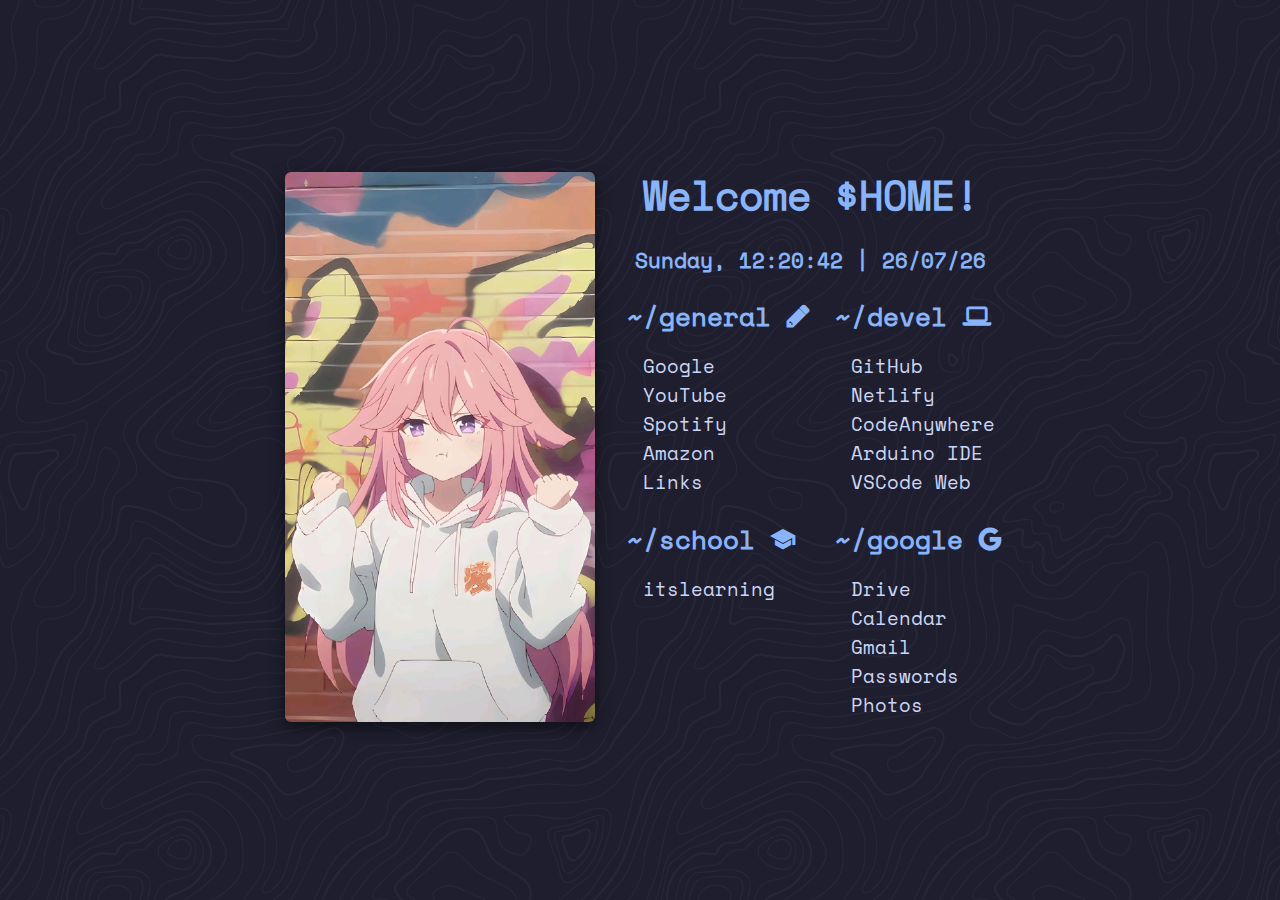
<file: index.html>
<!DOCTYPE html>
<html lang="en">
  <head>
    <title>~/startpage</title>
    <meta name="darkreader-lock" />
    <meta charset="UTF-8" />
    <link rel="icon" href="/src/images/terminal-svgrepo-com.svg" />
    <meta name="viewport" content="width=device-width, initial-scale=1" />
    <link href="../src/css/style.css" rel="stylesheet" />
    <meta name="apple-mobile-web-app-title" content="~/startpage" />
    <meta name="apple-mobile-web-app-capable" content="yes" />
  </head>

  <body class="fazzi">
    <div id="image">
      <img id="carouselImage" src="../src/images/cover5.webp" />
    </div>
    <div id="text">
      <div id="greeting">Welcome $HOME!</div>
      <div id="date"></div>
      <div id="links">
        <div class="urls">
          <div class="header">~/general </div>
          <ul>
            <li><a href="https://google.com">Google</a></li>
            <li><a href="https://youtube.com">YouTube</a></li>
            <li><a href="https://open.spotify.com">Spotify</a></li>
            <li><a href="https://amazon.de">Amazon</a></li>
            <li><a href="links.html">Links</a></li>
          </ul>
        </div>
        <div class="urls">
          <div class="header">~/devel </div>
          <ul>
            <li><a href="https://github.com">GitHub</a></li>
            <li><a href="https://app.netlify.com">Netlify</a></li>
            <li><a href="https://app.codeanywhere.com">CodeAnywhere</a></li>
            <li><a href="https://app.arduino.cc">Arduino IDE</a></li>
            <li><a href="https://vscode.dev">VSCode Web</a></li>
          </ul>
        </div>
        <div class="urls">
          <div class="header">~/school 󰑴</div>
          <ul>
            <li>
              <a href="https://bw.schule/login">itslearning</a>
            </li>
          </ul>
        </div>
        <div class="urls">
          <div class="header">~/google </div>
          <ul>
            <li>
              <a href="https://drive.google.com/home">Drive</a>
            </li>
            <li>
              <a href="https://calendar.google.com">Calendar</a>
            </li>
            <li><a href="https://mail.google.com">Gmail</a></li>
            <li>
              <a href="https://passwords.google.com">Passwords</a>
            </li>
            <li><a href="https://photos.google.com">Photos</a></li>
          </ul>
        </div>
      </div>
    </div>
  </body>
  <script async src="/src/js/date.js"></script>
  <script async src="/src/js/theme.js" currentIndex="0"></script>
</html>
</file>
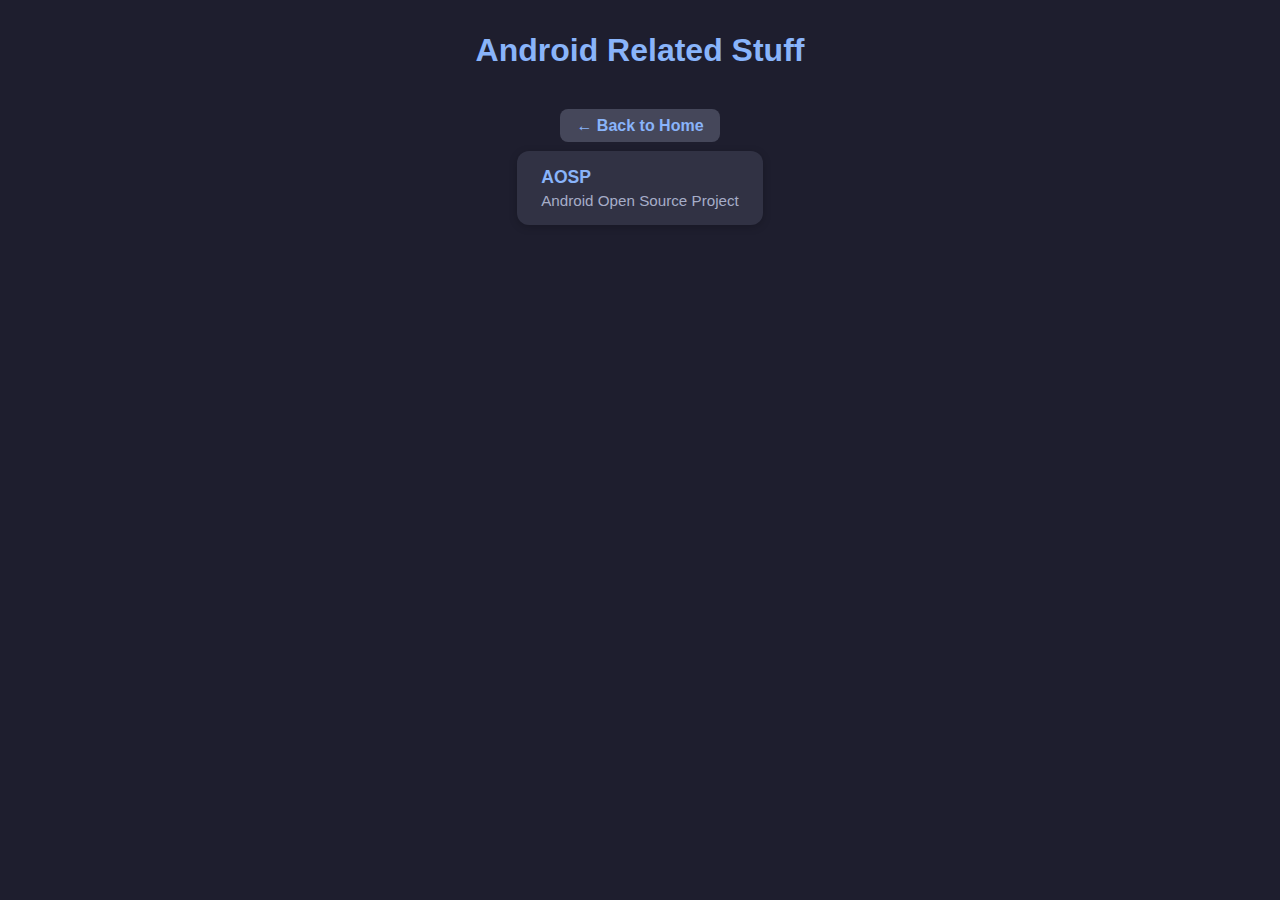
<file: android.html>
<!DOCTYPE html>
<html lang="en">
  <head>
    <meta charset="UTF-8" />
    <meta name="viewport" content="width=device-width, initial-scale=1.0" />
    <title>Android Resources</title>
    <link rel="stylesheet" href="styles.css" />
  </head>
  <body>
    <h1>Android Related Stuff</h1>

    <nav class="top-nav">
      <a href="links.html" class="back-link">← Back to Home</a>
    </nav>

    <ul class="link-list">
      <li>
        <a href="https://source.android.com/">AOSP</a>
        <p>Android Open Source Project</p>
      </li>
    </ul>
    <script>
      const collapsibleBtns = document.querySelectorAll(".collapsible-btn");
      collapsibleBtns.forEach((button) => {
        button.addEventListener("click", function () {
          const content = this.nextElementSibling;

          // Toggle the 'open' class to trigger the height transition
          if (content.classList.contains("open")) {
            content.classList.remove("open");
          } else {
            content.classList.add("open");
          }
        });
      });
    </script>
  </body>
</html>
</file>
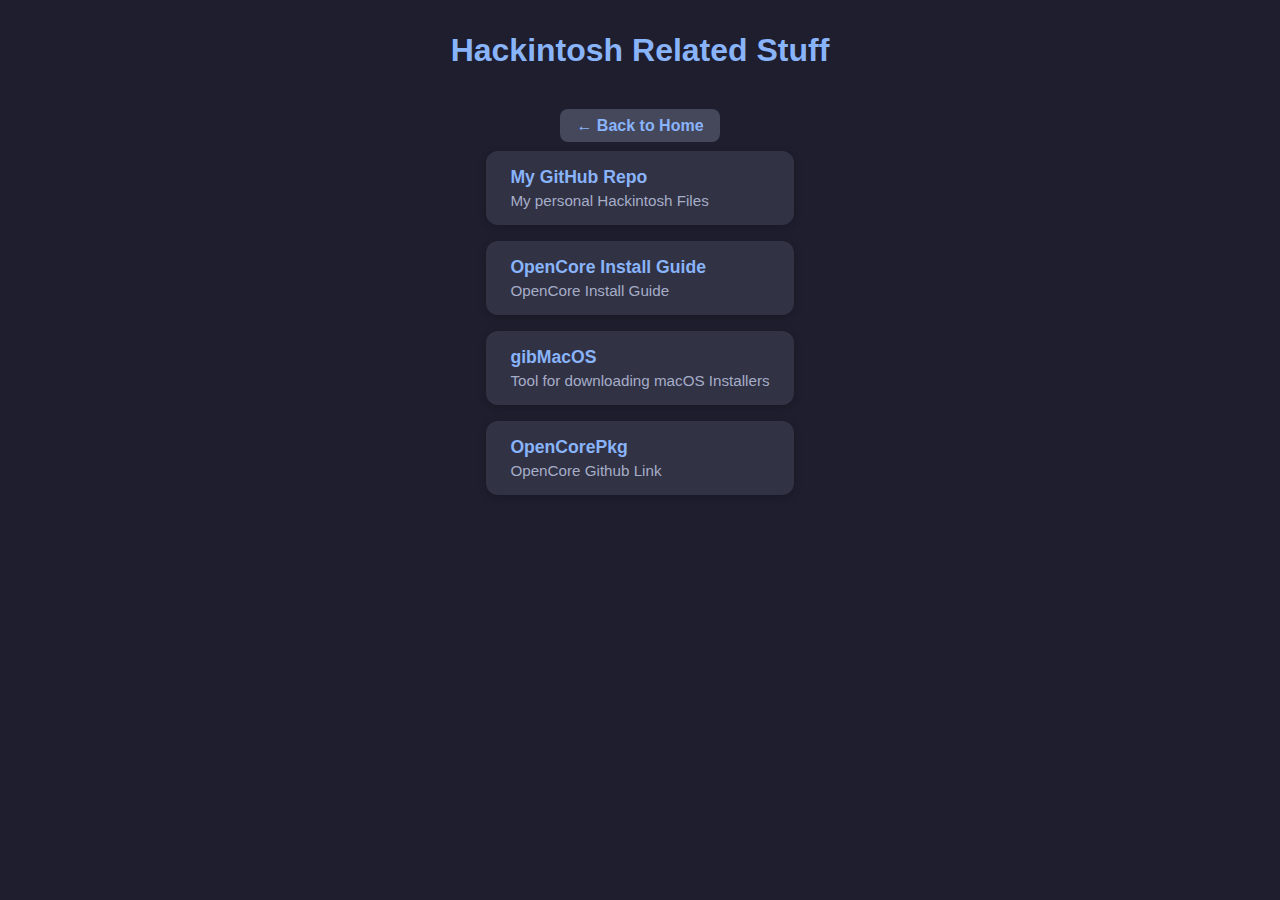
<file: hackintosh.html>
<!DOCTYPE html>
<html lang="en">
    <head>
        <meta charset="UTF-8" />
        <meta name="viewport" content="width=device-width, initial-scale=1.0" />
        <title>Hackintosh Resources</title>
        <link rel="stylesheet" href="styles.css" />
    </head>
    <body>
        <h1>Hackintosh Related Stuff</h1>

        <nav class="top-nav">
            <a href="links.html" class="back-link">← Back to Home</a>
        </nav>

        <ul class="link-list">
            <li>
                <a href="https://github.com/xxlucxxv2/Hackintosh" target="_blank">My GitHub Repo</a>
                <p>My personal Hackintosh Files</p>
            </li>
            <li>
                <a href="https://dortania.github.io/OpenCore-Install-Guide/" target="_blank" >OpenCore Install Guide</a>
                <p>OpenCore Install Guide</p>
            </li>
            <li>
                <a href="https://github.com/corpnewt/gibMacOS" target="_blank" >gibMacOS</a>
                <p>Tool for downloading macOS Installers</p>
            </li>
            <li>
                <a href="https://github.com/acidanthera/OpenCorePkg" target="_blank">OpenCorePkg</a>
                <p>OpenCore Github Link</p>
            </li>
        </ul>
    </body>
</html>
</file>
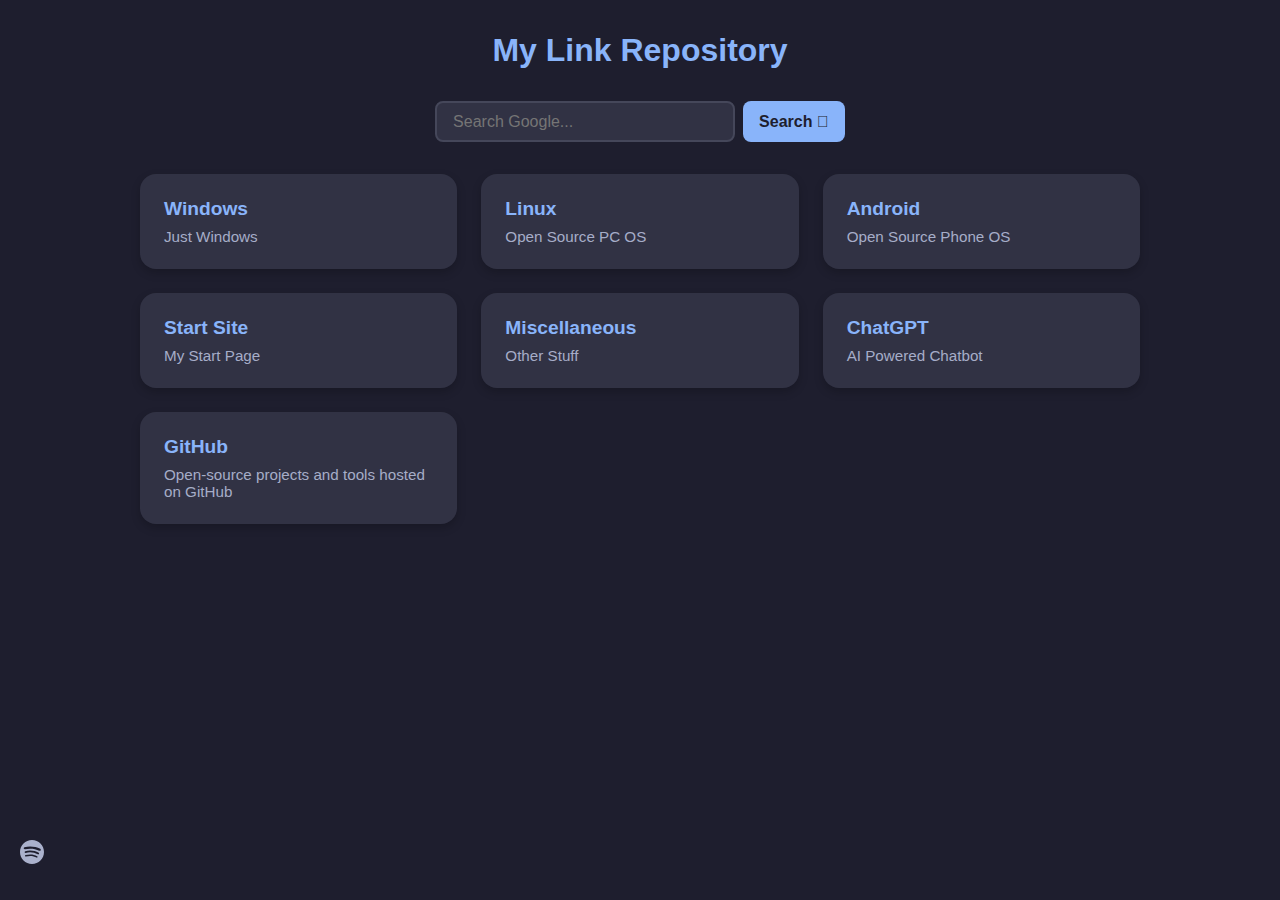
<file: links.html>
<!DOCTYPE html>
<html lang="en">
  <head>
    <meta charset="UTF-8" />
    <meta name="viewport" content="width=device-width, initial-scale=1.0" />
    <title>Link Repository</title>
    <link rel="stylesheet" href="styles.css" />
    <meta name="apple-mobile-web-app-title" content="~/startpage" />
    <meta name="apple-mobile-web-app-capable" content="yes" />
  </head>
  <body>
    <h1>My Link Repository</h1>

    <form
      action="https://www.google.com/search"
      method="GET"
      target="_blank"
      class="search-bar"
      autocomplete="off"
    >
      <input type="text" name="q" placeholder="Search Google..." required />
      <button type="submit">Search </button>
    </form>

    <div class="grid">
      <div class="card">
        <a href="windows.html">Windows</a>
        <p>Just Windows</p>
      </div>
      <div class="card">
        <a href="linux.html">Linux</a>
        <p>Open Source PC OS</p>
      </div>
      <div class="card">
        <a href="android.html">Android</a>
        <p>Open Source Phone OS</p>
      </div>
      <div class="card">
        <a href="index.html">Start Site</a>
        <p>My Start Page</p>
      </div>
      <div class="card">
        <a href="miscellaneous.html">Miscellaneous</a>
        <p>Other Stuff</p>
      </div>
      <div class="card">
        <a href="https://chatgpt.com">ChatGPT</a>
        <p>AI Powered Chatbot</p>
      </div>
      <div class="card">
        <a href="https://github.com">GitHub</a>
        <p>Open-source projects and tools hosted on GitHub</p>
      </div>
    </div>
    <a
      href="https://open.spotify.com"
      class="spotify-icon"
      title="Open Spotify Controller"
    >
      <svg
        xmlns="http://www.w3.org/2000/svg"
        width="24"
        height="24"
        viewBox="0 0 24 24"
      >
        <path
          fill="#cdd6f4"
          d="M12 0C5.4 0 0 5.4 0 12s5.4 12 12 12s12-5.4 12-12S18.66 0 12 0m5.521 17.34c-.24.359-.66.48-1.021.24c-2.82-1.74-6.36-2.101-10.561-1.141c-.418.122-.779-.179-.899-.539c-.12-.421.18-.78.54-.9c4.56-1.021 8.52-.6 11.64 1.32c.42.18.479.659.301 1.02m1.44-3.3c-.301.42-.841.6-1.262.3c-3.239-1.98-8.159-2.58-11.939-1.38c-.479.12-1.02-.12-1.14-.6s.12-1.021.6-1.141C9.6 9.9 15 10.561 18.72 12.84c.361.181.54.78.241 1.2m.12-3.36C15.24 8.4 8.82 8.16 5.16 9.301c-.6.179-1.2-.181-1.38-.721c-.18-.601.18-1.2.72-1.381c4.26-1.26 11.28-1.02 15.721 1.621c.539.3.719 1.02.419 1.56c-.299.421-1.02.599-1.559.3"
        />
      </svg>
    </a>
  </body>
</html>
</file>
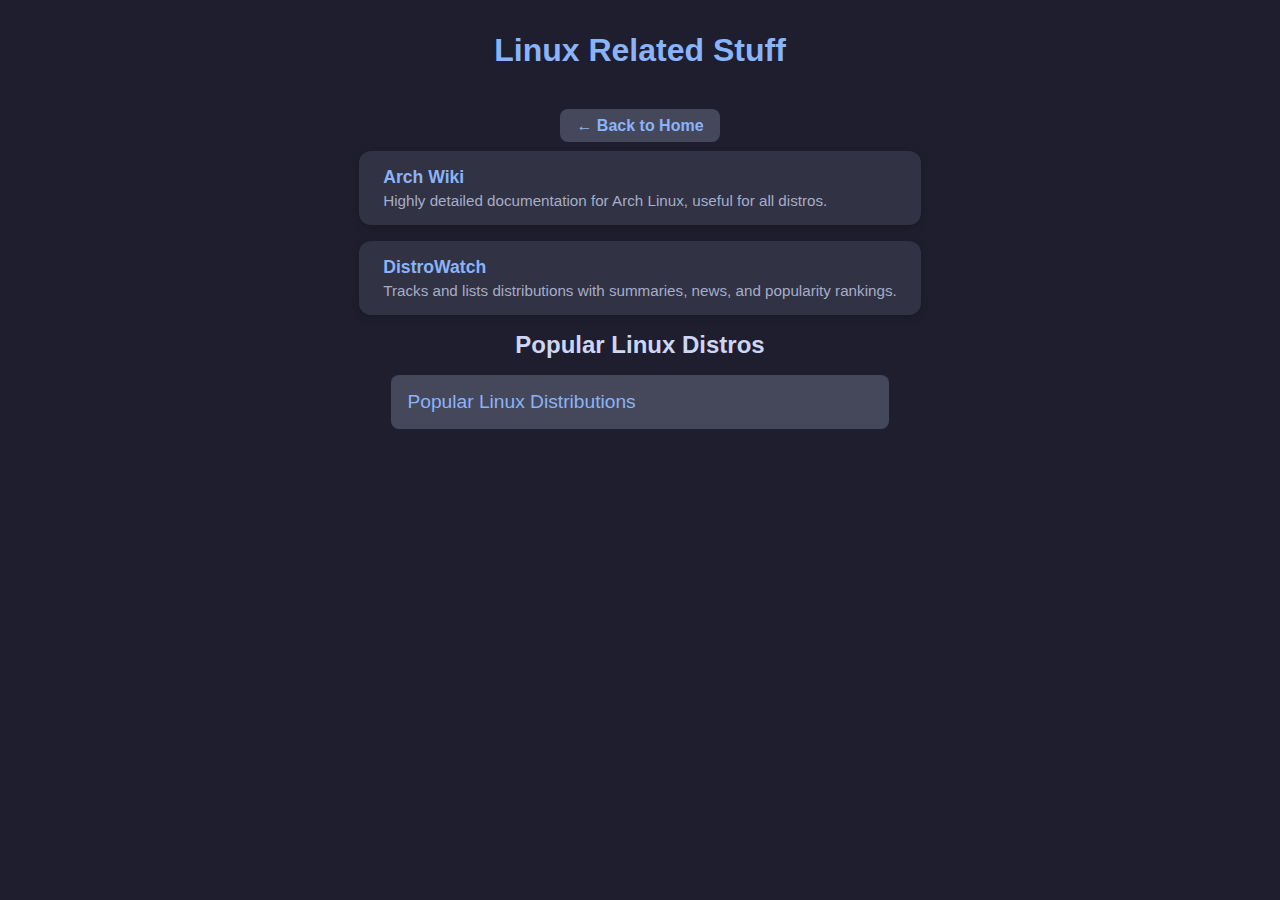
<file: linux.html>
<!DOCTYPE html>
<html lang="en">
  <head>
    <meta charset="UTF-8" />
    <meta name="viewport" content="width=device-width, initial-scale=1.0" />
    <title>Linux Resources</title>
    <link rel="stylesheet" href="styles.css" />
  </head>
  <body>
    <h1>Linux Related Stuff</h1>

    <nav class="top-nav">
      <a href="links.html" class="back-link">← Back to Home</a>
    </nav>

    <ul class="link-list">
      <li>
        <a href="https://wiki.archlinux.org/" target="_blank">Arch Wiki</a>
        <p>
          Highly detailed documentation for Arch Linux, useful for all distros.
        </p>
      </li>
      <li>
        <a href="https://distrowatch.com/" target="_blank">DistroWatch</a>
        <p>
          Tracks and lists distributions with summaries, news, and popularity
          rankings.
        </p>
      </li>
    </ul>

    <h2>Popular Linux Distros</h2>
    <div class="collapsible">
      <button class="collapsible-btn">Popular Linux Distributions</button>
      <div class="collapsible-content">
        <ul class="link-list">
          <li>
            <a href="https://ubuntu.com/" target="_blank">Ubuntu</a>
            <p>One of the most popular Linux distros, beginner-friendly.</p>
          </li>
          <li>
            <a href="https://www.debian.org/" target="_blank">Debian</a>
            <p>A stable and versatile distro, known for its solid base.</p>
          </li>
          <li>
            <a href="https://www.archlinux.org/" target="_blank">Arch Linux</a>
            <p>
              A lightweight and flexible distro, popular among advanced users.
            </p>
          </li>
          <li>
            <a href="https://www.fedoraproject.org/" target="_blank">Fedora</a>
            <p>Red Hat's cutting-edge community distribution.</p>
          </li>
          <li>
            <a href="https://www.manjaro.org/" target="_blank">Manjaro</a>
            <p>A user-friendly, Arch-based distro.</p>
          </li>
          <li>
            <a href="https://www.kali.org/" target="_blank">Kali Linux</a>
            <p>The most advanced Penetration Testing Distribution</p>
          </li>
        </ul>
      </div>
    </div>

    <script>
      const collapsibleBtns = document.querySelectorAll(".collapsible-btn");
      collapsibleBtns.forEach((button) => {
        button.addEventListener("click", function () {
          const content = this.nextElementSibling;

          // Toggle the 'open' class to trigger the height transition
          if (content.classList.contains("open")) {
            content.classList.remove("open");
          } else {
            content.classList.add("open");
          }
        });
      });
    </script>
  </body>
</html>
</file>
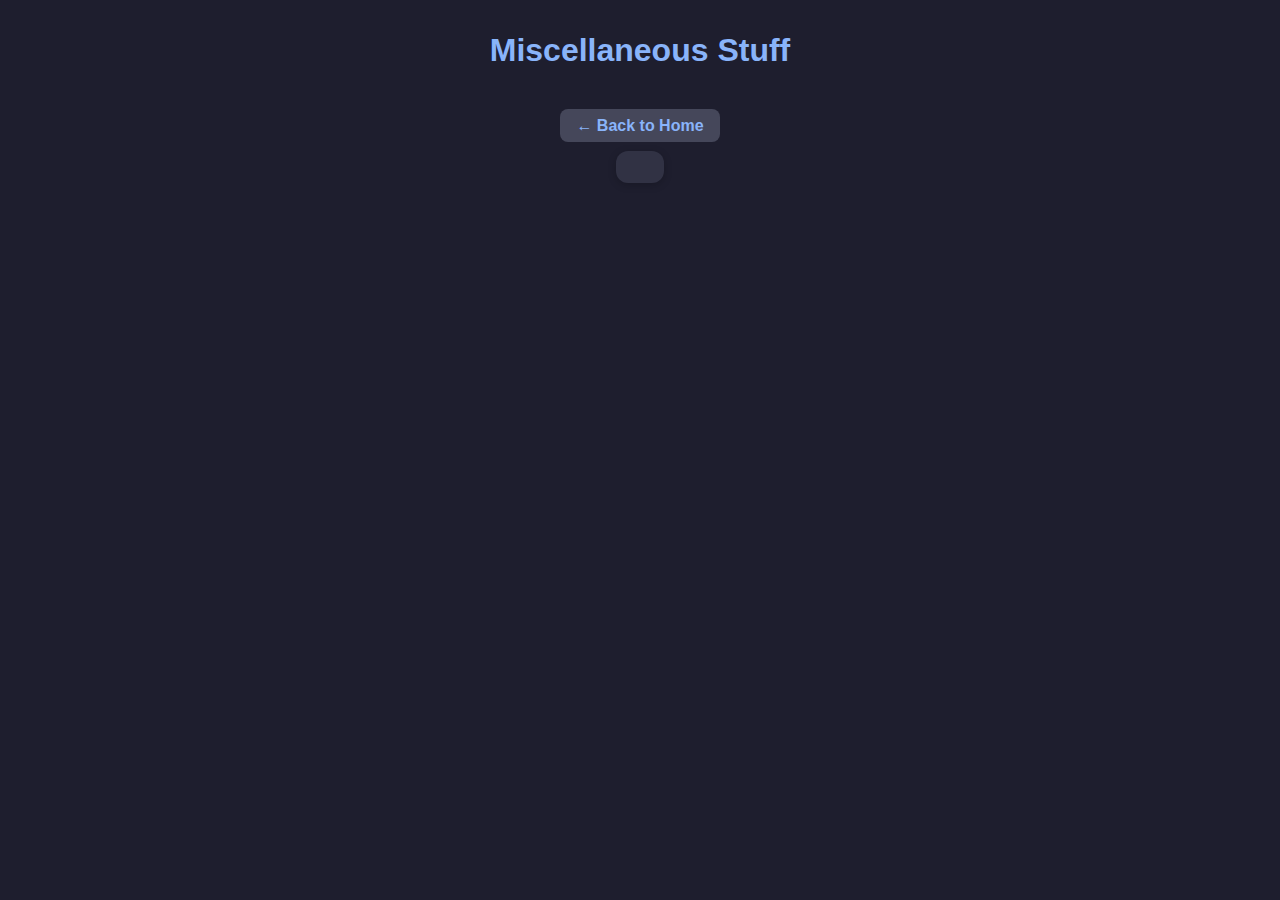
<file: miscellaneous.html>
<!DOCTYPE html>
<html lang="en">
  <head>
    <meta charset="UTF-8" />
    <meta name="viewport" content="width=device-width, initial-scale=1.0" />
    <title>Miscellaneous</title>
    <link rel="stylesheet" href="styles.css" />
  </head>
  <body>
    <h1>Miscellaneous Stuff</h1>

    <nav class="top-nav">
      <a href="links.html" class="back-link">← Back to Home</a>
    </nav>

    <ul class="link-list">
      <li></li>
    </ul>
    <script>
      const collapsibleBtns = document.querySelectorAll(".collapsible-btn");
      collapsibleBtns.forEach((button) => {
        button.addEventListener("click", function () {
          const content = this.nextElementSibling;

          // Toggle the 'open' class to trigger the height transition
          if (content.classList.contains("open")) {
            content.classList.remove("open");
          } else {
            content.classList.add("open");
          }
        });
      });
    </script>
  </body>
</html>
</file>
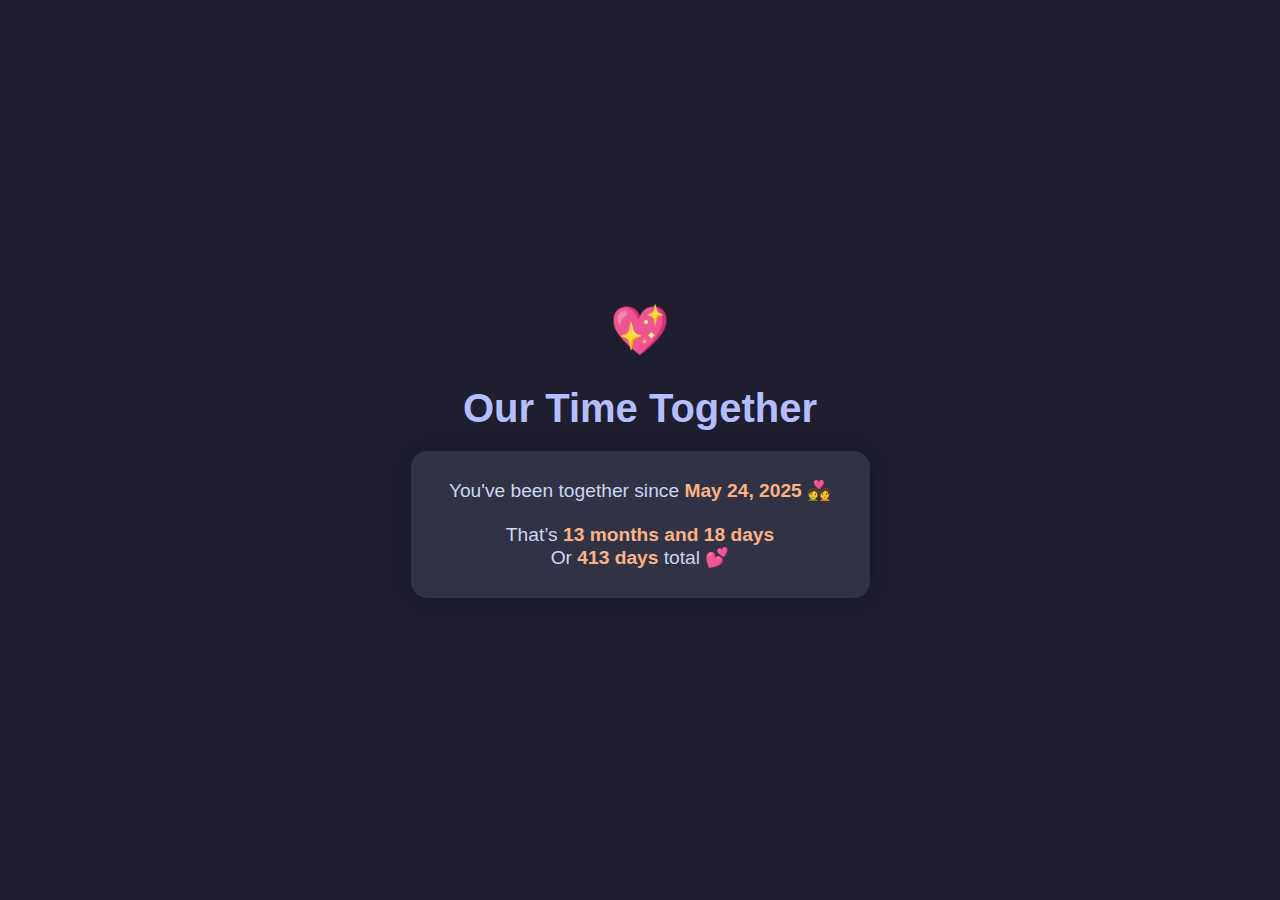
<file: relationship_counter.html>
<!DOCTYPE html>
<html lang="en">
<head>
  <meta charset="UTF-8" />
  <meta name="viewport" content="width=device-width, initial-scale=1.0"/>
  <title>Our Time Together</title>
  <link rel="stylesheet" href="relationship_counter.css" />
</head>
<body>
  <div class="heart">💖</div>
  <h1>Our Time Together</h1>
  <div class="info" id="output"></div>

  <script>
    function calculateTimeTogether(startDate) {
      const now = new Date();
      const start = new Date(startDate);

      const totalMs = now - start;
      const totalDays = Math.floor(totalMs / (1000 * 60 * 60 * 24));

      let months = (now.getFullYear() - start.getFullYear()) * 12 + (now.getMonth() - start.getMonth());
      let dayDiff = now.getDate() - start.getDate();

      if (dayDiff < 0) {
        months -= 1;
        const prevMonth = new Date(now.getFullYear(), now.getMonth(), 0);
        dayDiff += prevMonth.getDate();
      }

      return {
        totalDays,
        months,
        days: dayDiff
      };
    }

    const startDate = '2025-06-08';
    const result = calculateTimeTogether(startDate);
    const output = document.getElementById('output');
    output.innerHTML = `
      You've been together since <strong>May 24, 2025</strong> 💑<br><br>
      That’s <strong>${result.months} months and ${result.days} days</strong><br>
      Or <strong>${result.totalDays} days</strong> total 💕
    `;
  </script>
</body>
</html>
</file>
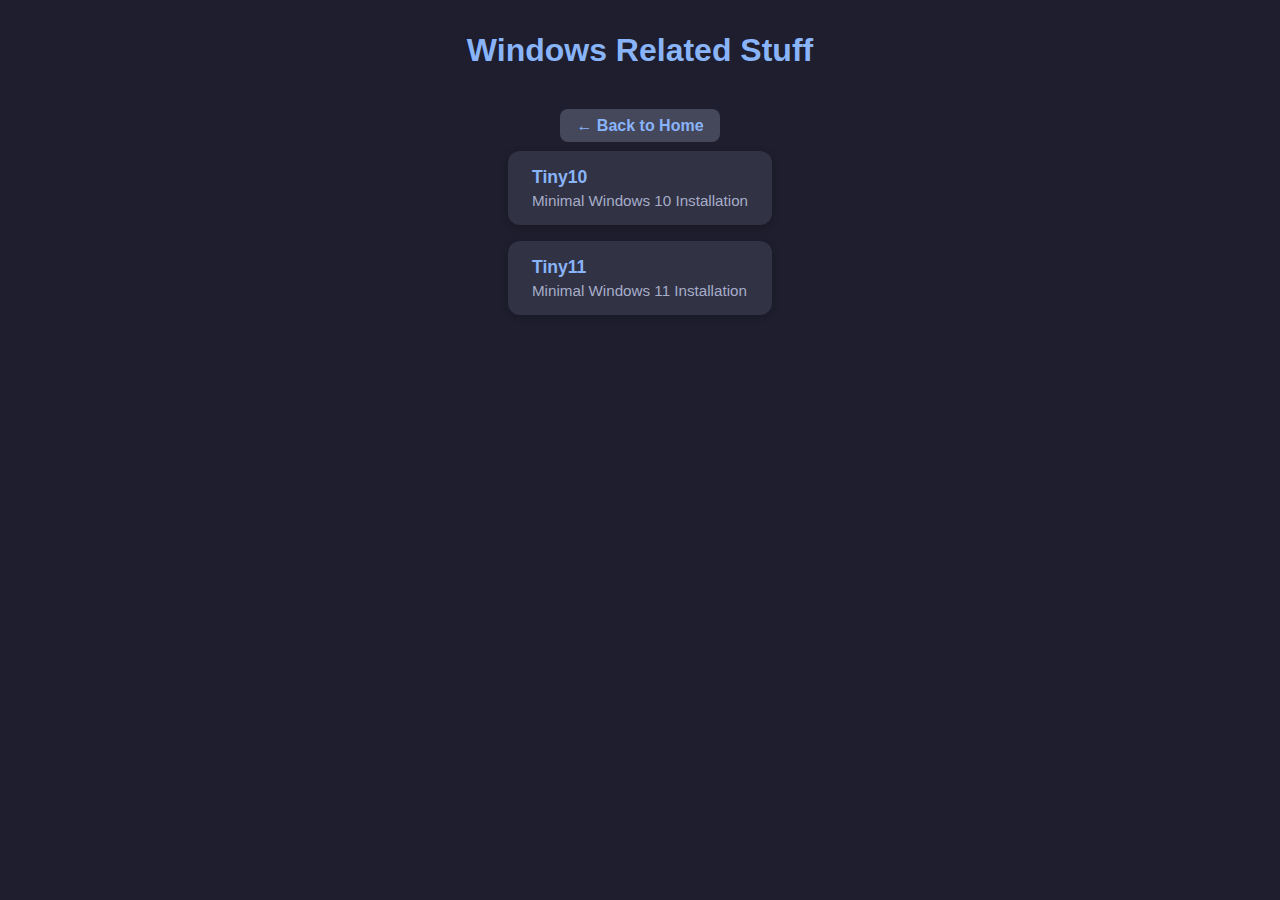
<file: windows.html>
<!DOCTYPE html>
<html lang="en">
  <head>
    <meta charset="UTF-8" />
    <meta name="viewport" content="width=device-width, initial-scale=1.0" />
    <title>Windows Resources</title>
    <link rel="stylesheet" href="styles.css" />
  </head>
  <body>
    <h1>Windows Related Stuff</h1>

    <nav class="top-nav">
      <a href="links.html" class="back-link">← Back to Home</a>
    </nav>

    <ul class="link-list">
      <li>
        <a
          href="https://drive.google.com/drive/folders/1_C6GvidbDJGo3HiLNBpwYjeMUVbkyA47"
          target="_blank"
          >Tiny10</a
        >
        <p>Minimal Windows 10 Installation</p>
      </li>
      <li>
        <a
          href="https://www.techspot.com/downloads/7578-tiny11.html"
          target="_blank"
          >Tiny11</a
        >
        <p>Minimal Windows 11 Installation</p>
      </li>
    </ul>
    <script>
      const collapsibleBtns = document.querySelectorAll(".collapsible-btn");
      collapsibleBtns.forEach((button) => {
        button.addEventListener("click", function () {
          const content = this.nextElementSibling;

          // Toggle the 'open' class to trigger the height transition
          if (content.classList.contains("open")) {
            content.classList.remove("open");
          } else {
            content.classList.add("open");
          }
        });
      });
    </script>
  </body>
</html>
</file>
<file: src/css/style.css>
@font-face {
  font-family: "SpaceMono Nerd Font";
  font-display: swap;
  src: local("SpaceMono Nerd Font"),
    url(../fonts/SpaceMonoNF.woff2) format("woff2"),
    url(../fonts/SpaceMonoNF.woff) format("woff");
}

:root {
  color-scheme: dark;
}

html {
  display: flex;
  align-items: center;
  justify-content: center;
  height: 100svh;
  background-color: #1e1e2e;
  background-image: url("../bgs/topography.svg");
  overflow-x: clip;
}

html.loaded {
  transition: background-color 0.2s ease-in-out;
}

body {
  display: flex;
  color: rgb(205, 214, 244);
  font-family: SpaceMono Nerd Font, monospace;
  justify-content: center;
  align-items: center;
}

#text,
#image {
  opacity: 0;
  transition: opacity 0.2s ease-in;
}

#text.loaded,
#image.loaded {
  opacity: 1;
}

#text.loaded * {
  transition: color 0.2s ease-in-out;
}

#carouselImage {
  height: 550px;
  aspect-ratio: 9 / 16;
  border-radius: 6px;
  box-shadow: 0px 5px 15px 0px rgba(0, 0, 0, 0.5);
  object-fit: cover;
}

#image {
  margin-right: 1em;
}

@media (max-width: 800px) {
  img,
  #image {
    display: none;
    margin: 0;
    padding: 0;
  }
}

#greeting {
  color: #89b4fa;
  font-size: 2.5em;
  font-weight: 900;
  grid-column: 1/-1;
  text-align: center;
  display: grid;
}

#date {
  font-size: 1.3em;
  font-weight: 600;
  color: #89b4fa;
  display: grid;
  grid-column: 1/-1;
  text-align: center;
  margin: 1em 0;
}

.header {
  color: #89b4fa;
  font-size: 1.6em;
  font-weight: 600;
}

#links {
  display: grid;
  grid-row-gap: 0.5em;
  grid-template-columns: repeat(2, 1fr);
}

ul {
  list-style-type: none;
  padding-left: 1em;
  margin-left: 0;
}

a {
  color: #cdd6f4;
  font-size: 1.2em;
  text-decoration: none;
}

a:hover {
  color: rgb(127, 132, 156);
  font-style: italic;
}

.fazzi .urls:nth-child(even) {
  padding-left: 1.5em;
}

#image {
  padding-right: 1em;
}
</file>
<file: styles.css>
:root {
  --base: #1e1e2e;
  --mantle: #181825;
  --surface0: #313244;
  --surface1: #45475a;
  --text: #cdd6f4;
  --subtext: #a6adc8;
  --accent: #89b4fa;
}

* {
  margin: 0;
  padding: 0;
  box-sizing: border-box;
}

body {
  background-color: var(--base);
  color: var(--text);
  font-family: "Segoe UI", sans-serif;
  display: flex;
  flex-direction: column;
  align-items: center;
  padding: 2rem;
}

h1 {
  color: var(--accent);
  margin-bottom: 2rem;
}

.grid {
  display: grid;
  grid-template-columns: repeat(auto-fit, minmax(250px, 1fr));
  gap: 1.5rem;
  width: 100%;
  max-width: 1000px;
}

.card {
  background-color: var(--surface0);
  border-radius: 1rem;
  padding: 1.5rem;
  box-shadow: 0 4px 10px rgba(0, 0, 0, 0.2);
  transition: transform 0.2s ease, box-shadow 0.2s ease;
}

.card:hover {
  transform: translateY(-4px);
  box-shadow: 0 6px 15px rgba(0, 0, 0, 0.3);
}

.card a {
  color: var(--accent);
  text-decoration: none;
  font-size: 1.2rem;
  font-weight: bold;
}

.card p {
  color: var(--subtext);
  margin-top: 0.5rem;
  font-size: 0.95rem;
}

.search-bar {
  margin-bottom: 2rem;
  display: flex;
  justify-content: center;
  gap: 0.5rem;
}

.search-bar input[type="text"] {
  background-color: var(--surface0);
  color: var(--text);
  border: 2px solid var(--surface1);
  border-radius: 0.5rem;
  padding: 0.6rem 1rem;
  font-size: 1rem;
  width: 300px;
}

.search-bar button {
  background-color: var(--accent);
  color: var(--base);
  border: none;
  border-radius: 0.5rem;
  padding: 0.6rem 1rem;
  font-size: 1rem;
  font-weight: bold;
  cursor: pointer;
  transition: background-color 0.2s ease;
}

.search-bar button:hover {
  background-color: #74c7ec;
}

.link-list {
  list-style: none;
  padding: 0;
  max-width: 800px;
  margin: 0 auto;
}

.link-list li {
  background-color: var(--surface0);
  border-radius: 0.75rem;
  padding: 1rem 1.5rem;
  margin-bottom: 1rem;
  box-shadow: 0 2px 8px rgba(0, 0, 0, 0.2);
}

.link-list li a {
  color: var(--accent);
  font-size: 1.1rem;
  font-weight: bold;
  text-decoration: none;
}

.link-list li a:hover {
  color: #cdd6f4;
  font-size: 1.1rem;
  font-weight: bold;
  text-decoration: none;
}

.link-list li p {
  color: var(--subtext);
  font-size: 0.95rem;
  margin-top: 0.25rem;
}

.top-nav {
  margin: 1rem auto;
  text-align: center;
}

.back-link {
  background-color: var(--surface1);
  color: var(--accent);
  padding: 0.5rem 1rem;
  border-radius: 0.5rem;
  text-decoration: none;
  font-weight: bold;
  transition: background-color 0.2s ease;
}

.collapsible-btn {
  background-color: var(--surface1);
  color: var(--accent);
  padding: 1rem;
  width: 100%;
  border: none;
  text-align: left;
  font-size: 1.2rem;
  cursor: pointer;
  border-radius: 0.5rem;
  margin-top: 1rem;
  transition: background-color 0.3s;
}

.collapsible-btn:hover {
  color: #cdd6f4;
}

.collapsible-content {
  padding: 0 1rem;
  max-height: 0;
  overflow: hidden;
  background-color: var(--surface0);
  border-radius: 0.5rem;
  margin-top: 1rem;
  transition: max-height 0.3s ease, padding 0.3s ease; /* Add padding transition */
}

.collapsible-content.open {
  max-height: 1000px; /* Set a high value to accommodate content height */
  padding: 1rem; /* Consistent padding when open */
}

.collapsible-content ul {
  list-style: none;
  padding: 0;
  margin: 0; /* Remove default margins */
}

.collapsible-content li {
  background-color: var(--surface1);
  padding: 1rem;
  margin-bottom: 0.5rem;
  border-radius: 0.5rem;
}

.collapsible-content li a {
  color: var(--accent);
  font-size: 1.1rem;
  text-decoration: none;
}

.collapsible-content li p {
  color: var(--subtext);
  font-size: 0.95rem;
  margin-top: 0.25rem;
}

.collapsible-content li a {
  color: var(--accent); /* Default link color */
  font-size: 1.1rem;
  text-decoration: none;
  transition: color 0.3s ease; /* Smooth transition for color change */
}

.collapsible-content li a:hover {
  color: #cdd6f4; /* Hover color */
}

/* Global link styles */
a {
  color: var(--accent); /* Default link color */
  text-decoration: none;
  transition: color 0.3s ease; /* Smooth transition for color change */
}

/* Hover effect for all links */
a:hover {
  color: #cdd6f4; /* Hover color */
}

/* Specifically for links within the collapsible content */
.collapsible-content a {
  color: var(--accent); /* Default color for links in collapsible content */
}

.collapsible-content a:hover {
  color: #cdd6f4; /* Hover color for links in collapsible content */
}

.spotify-icon {
  position: fixed;
  bottom: 20px;
  left: 20px;
  width: 40px;
  height: 40px;
  z-index: 1000;
  opacity: 0.8;
  transition: opacity 0.3s ease;
}

.spotify-icon:hover {
  opacity: 1;
  transform: scale(1.1);
}

.spotify-icon img {
  width: 100%;
  height: 100%;
  filter: brightness(0) invert(1); /* Catppuccin Mocha-style tint */
}
</file>
<file: relationship_counter.css>
/* Catppuccin Mocha Theme */
:root {
    --base: #1e1e2e;
    --mantle: #181825;
    --surface0: #313244;
    --surface1: #45475a;
    --text: #cdd6f4;
    --rosewater: #f5e0dc;
    --flamingo: #f2cdcd;
    --pink: #f5c2e7;
    --mauve: #cba6f7;
    --red: #f38ba8;
    --maroon: #eba0ac;
    --peach: #fab387;
    --yellow: #f9e2af;
    --green: #a6e3a1;
    --teal: #94e2d5;
    --blue: #89b4fa;
    --sky: #89dceb;
    --lavender: #b4befe;
}

body {
    margin: 0;
    padding: 0;
    font-family: "Segoe UI", sans-serif;
    display: flex;
    flex-direction: column;
    align-items: center;
    justify-content: center;
    height: 100vh;
    background-color: var(--base);
    color: var(--text);
    text-align: center;
}

.heart {
    font-size: 3rem;
    color: var(--pink);
}

h1 {
    font-size: 2.5rem;
    color: var(--lavender);
    margin-bottom: 0.5em;
}

.info {
    background-color: var(--surface0);
    padding: 1.5em 2em;
    border-radius: 16px;
    box-shadow: 0 0 20px rgba(0, 0, 0, 0.3);
    font-size: 1.2rem;
    color: var(--text);
    max-width: 90%;
}

strong {
    color: var(--peach);
}
</file>
